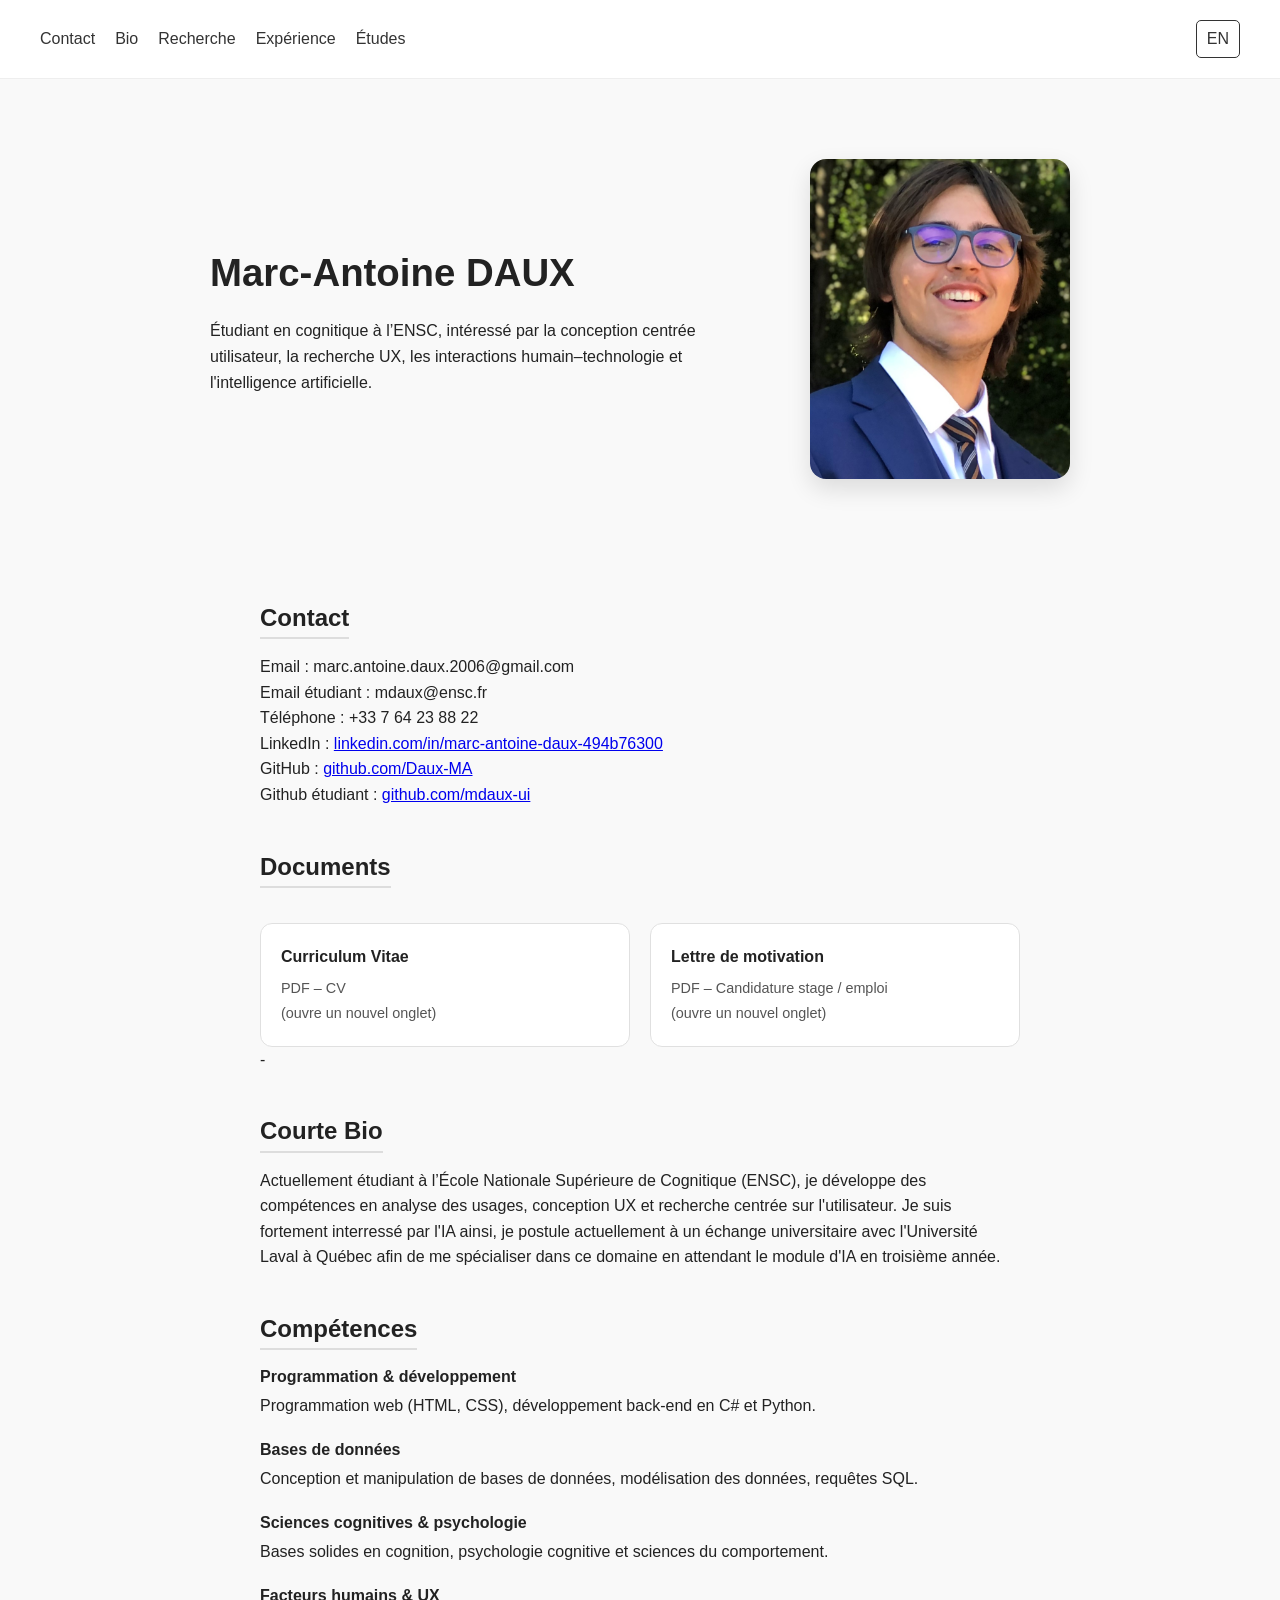
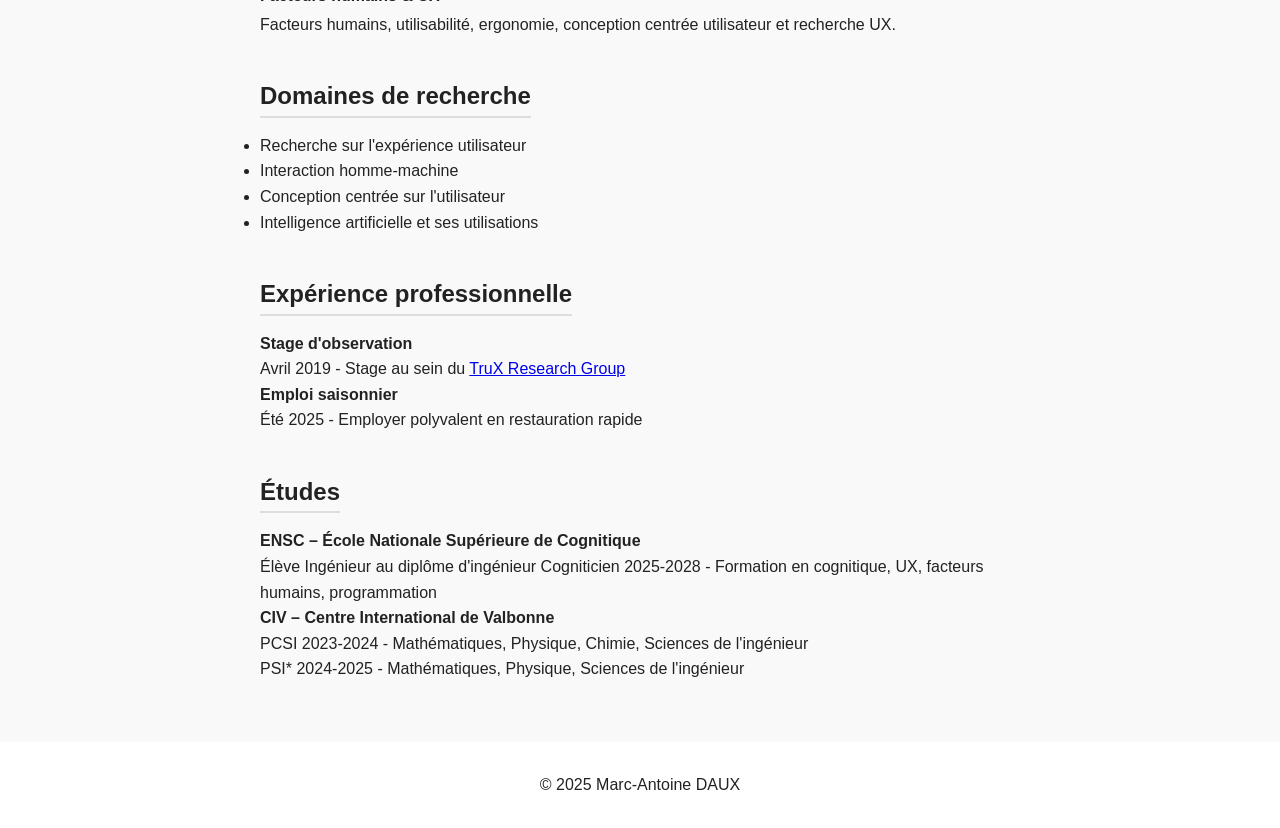
<file: index.html>
<!DOCTYPE html>
<html lang="fr">
<head>
  <meta charset="UTF-8">
  <meta name="viewport" content="width=device-width, initial-scale=1.0">
  <meta name="google-site-verification" content="vldyaTOftfHJi85oLCeze9oGCORKK0rewLSQLbE1sYQ" />
  <title>Marc-Antoine DAUX</title>
  <meta name="description" content="Marc-Antoine Daux – Étudiant en cognitique à l’ENSC, spécialisé en UX, recherche utilisateur, facteurs humains et intelligence artificielle.">
  <meta name="author" content="Marc-Antoine Daux">
  <link rel="stylesheet" href="style.css">
</head>
<body>

<header>
  <nav class="navbar">
    <ul class="nav-links">
      <li><a href="#contact">Contact</a></li>
      <li><a href="#bio">Bio</a></li>
      <li><a href="#research">Recherche</a></li>
      <li><a href="#experience">Expérience</a></li>
      <li><a href="#education">Études</a></li>
    </ul>
    <a class="lang-btn" href="index-en.html">EN</a>
  </nav>
</header>

<main>

<section class="hero">
  <div class="hero-text">
    <h1>Marc-Antoine DAUX</h1>
    <p class="intro">
      Étudiant en cognitique à l’ENSC, intéressé par la conception centrée utilisateur,
      la recherche UX, les interactions humain–technologie et l'intelligence artificielle.
    </p>
  </div>

  <div class="photo-frame">
    <img src="assets/photo.jpg" alt="Photo de profil">
  </div>
</section>


  <section id="contact">
    <h2>Contact</h2>
    <p>Email : marc.antoine.daux.2006@gmail.com</p>
    <p>Email étudiant : mdaux@ensc.fr</p>
    <p>Téléphone : +33 7 64 23 88 22</p>
    <p>LinkedIn : <a target="_blank"  href="http://www.linkedin.com/in/marc-antoine-daux-494b76300/">linkedin.com/in/marc-antoine-daux-494b76300</a></p>
    <p>GitHub : <a target="_blank"  href="https://github.com/Daux-MA">github.com/Daux-MA</a></p>
    <p>Github étudiant : <a target="_blank"  href="https://github.com/mdaux-ui">github.com/mdaux-ui</a></p>
  </section>

  <section id="documents">
    <h2>Documents</h2>

    <div class="documents">
      <a class="doc-card" href="assets/DAUX Marc-Antoine.pdf" target="_blank">
        <span class="doc-title">Curriculum Vitae</span>
        <span class="doc-desc">PDF – CV <br>(ouvre un nouvel onglet)</span>
      </a>

      <a class="doc-card" href="assets/Lettre_Motivation_Marc-Antoine_DAUX.pdf" target="_blank">
        <span class="doc-title">Lettre de motivation</span>
        <span class="doc-desc">PDF – Candidature stage / emploi <br>(ouvre un nouvel onglet)</span>
      </a>
    </div>-
  </section>

  <section id="bio">
    <h2>Courte Bio</h2>
    <p>
      Actuellement étudiant à l’École Nationale Supérieure de Cognitique (ENSC),
      je développe des compétences en analyse des usages, conception UX
      et recherche centrée sur l'utilisateur. Je suis fortement interressé par l'IA 
      ainsi, je postule actuellement à un échange universitaire avec l'Université Laval à Québec 
      afin de me spécialiser dans ce domaine en attendant le module d'IA en troisième année.
    </p>
  </section>

  <section id="skills">
    <h2>Compétences</h2>

    <ul class="skills-list">
      <li>
        <strong>Programmation & développement</strong><br>
        Programmation web (HTML, CSS), développement back-end
        en C# et Python.
      </li>

      <li>
        <strong>Bases de données</strong><br>
        Conception et manipulation de bases de données, modélisation des données,
        requêtes SQL.
      </li>

      <li>
        <strong>Sciences cognitives & psychologie</strong><br>
        Bases solides en cognition, psychologie cognitive et sciences du comportement.
      </li>

      <li>
        <strong>Facteurs humains & UX</strong><br>
        Facteurs humains, utilisabilité, ergonomie, conception centrée utilisateur
        et recherche UX.
      </li>
    </ul>
  </section>


  <section id="research">
    <h2>Domaines de recherche</h2>
    <ul>
      <li>Recherche sur l'expérience utilisateur</li>
      <li>Interaction homme-machine</li>
      <li>Conception centrée sur l'utilisateur</li>
      <li>Intelligence artificielle et ses utilisations</li>
    </ul>
  </section>

  <section id="experience">
    <h2>Expérience professionnelle</h2>
    <p>
      <strong>Stage d'observation</strong><br>
      Avril 2019 - Stage au sein du <a target="_blank" href="https://wwwen.uni.lu/snt/research/trux">TruX Research Group</a><br>
    </p>
    <p>
      <strong>Emploi saisonnier</strong><br>
      Été 2025 - Employer polyvalent en restauration rapide<br>
    </p>
  </section>

  <section id="education">
    <h2>Études </h2>
    <p>
      <strong>ENSC – École Nationale Supérieure de Cognitique</strong><br>
      Élève Ingénieur au diplôme d'ingénieur Cogniticien 2025-2028 - Formation en cognitique, UX, facteurs humains, programmation 
    </p>
    <p>
      <strong>CIV – Centre International de Valbonne</strong><br>
      PCSI 2023-2024 - Mathématiques, Physique, Chimie, Sciences de l'ingénieur<br>
      PSI* 2024-2025 - Mathématiques, Physique, Sciences de l'ingénieur 
    </p>
  </section>

</main>

<footer>
  <p>© 2025 Marc-Antoine DAUX</p>
</footer>

</body>
</html>
</file>
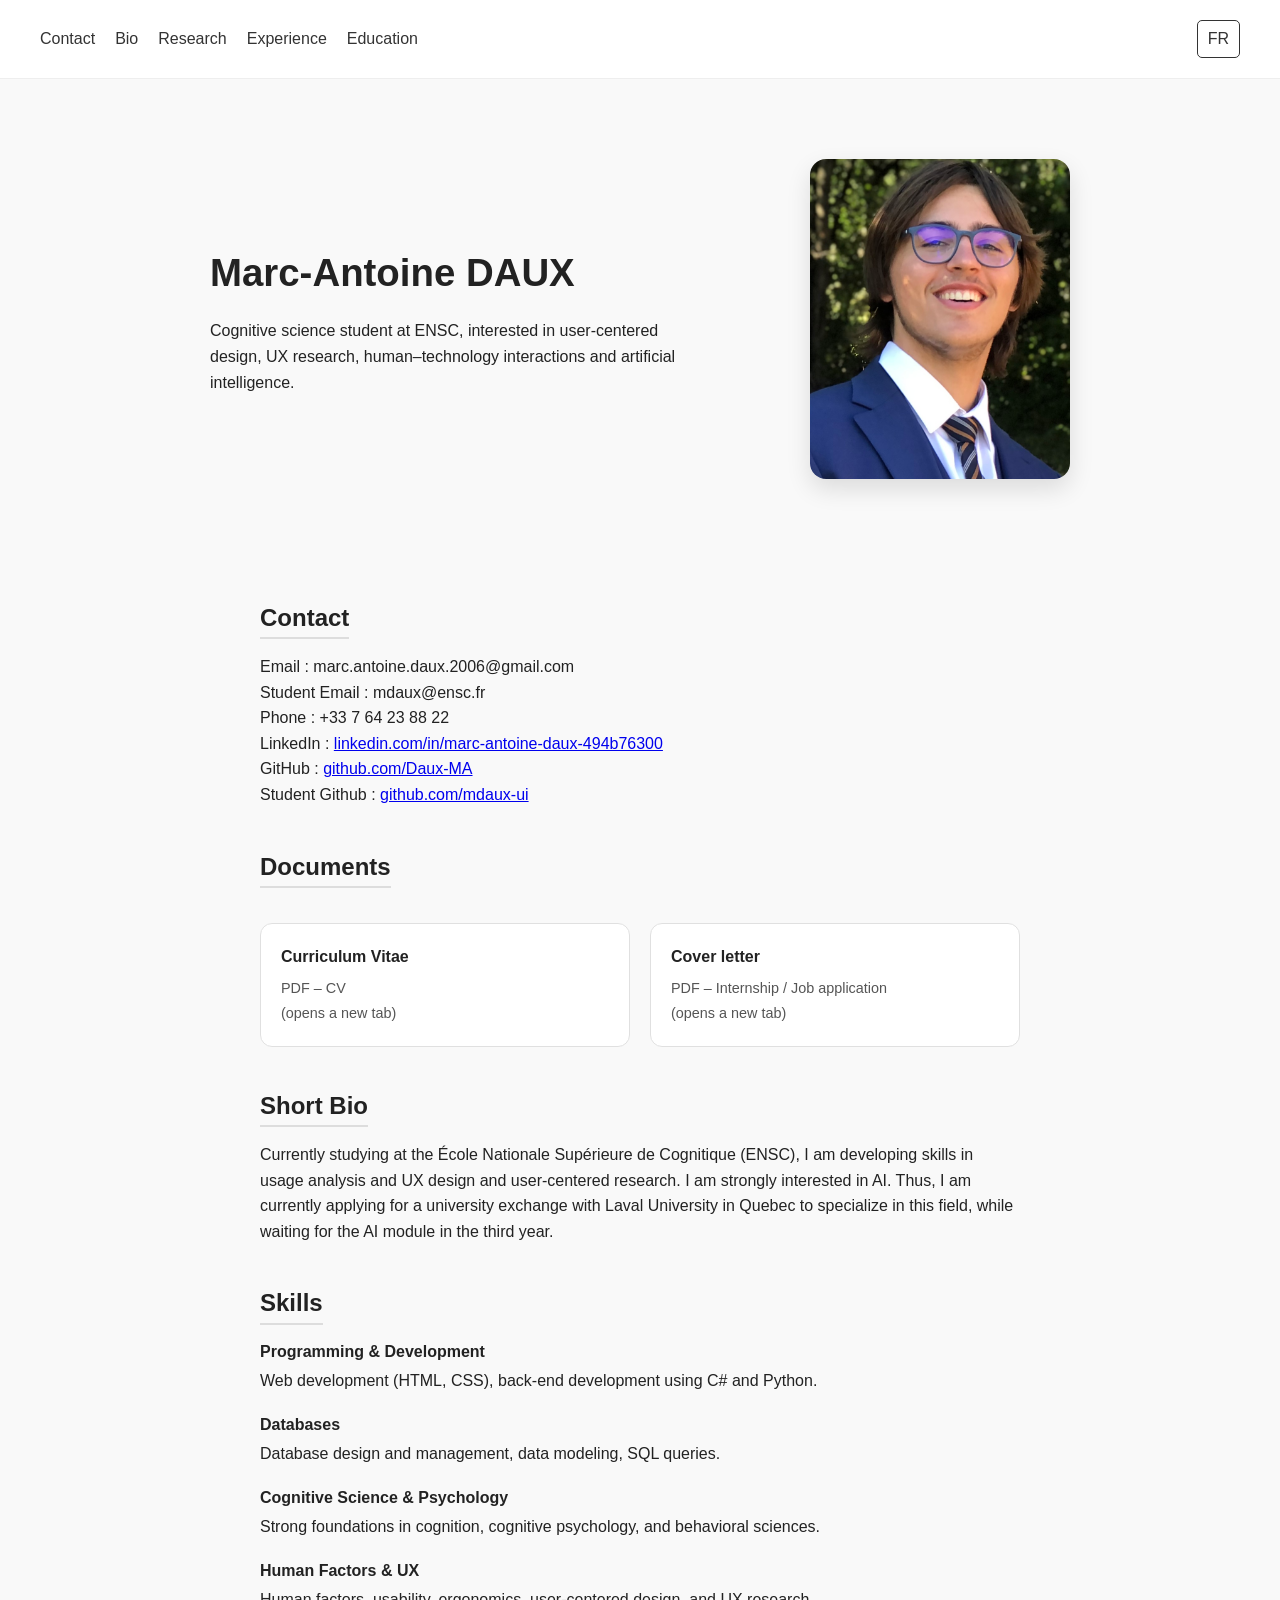
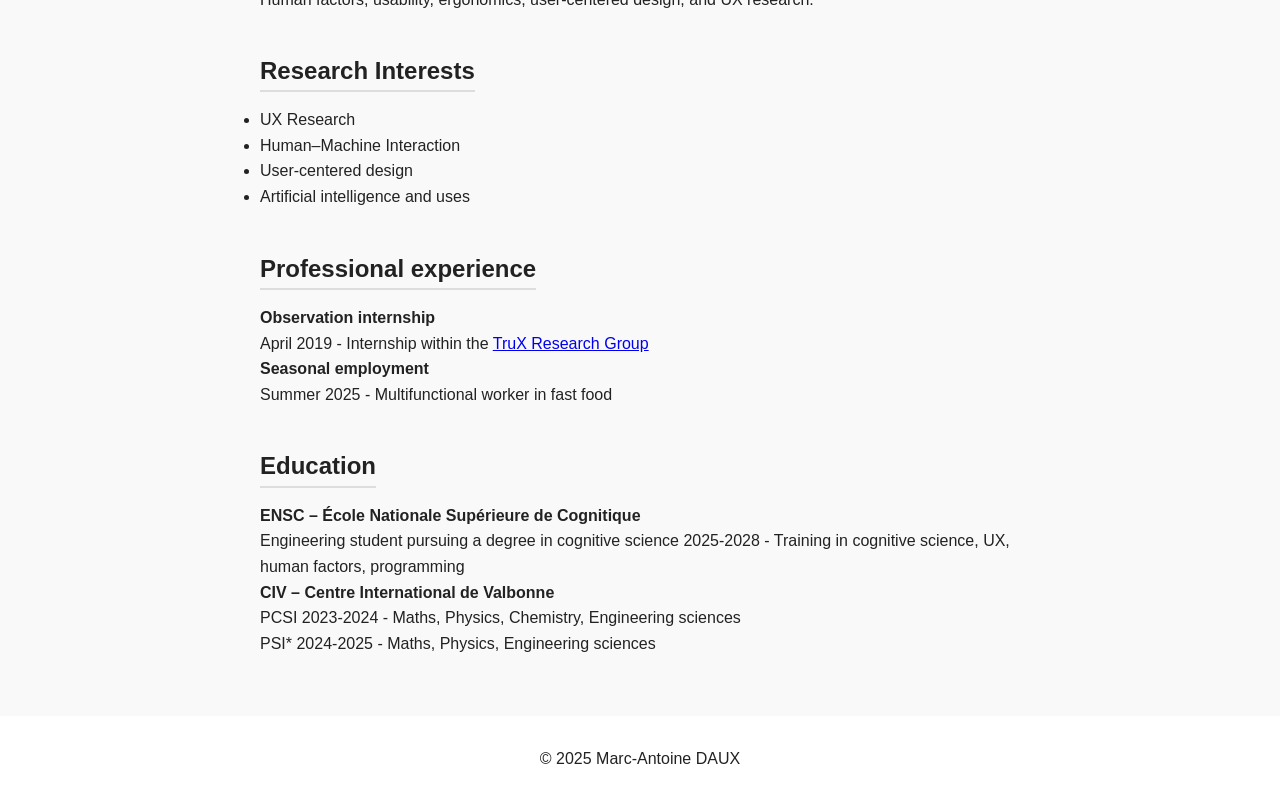
<file: index-en.html>
<!DOCTYPE html>
<html lang="fr">
<head>
  <meta charset="UTF-8">
  <meta name="viewport" content="width=device-width, initial-scale=1.0">
  <title>Marc-Antoine DAUX</title>
  <meta name="description" content="Marc-Antoine Daux – Étudiant en cognitique à l’ENSC, spécialisé en UX, recherche utilisateur, facteurs humains et intelligence artificielle.">
  <meta name="author" content="Marc-Antoine Daux">
  <meta name="google-site-verification" content="vldyaTOftfHJi85oLCeze9oGCORKK0rewLSQLbE1sYQ" />
  <link rel="stylesheet" href="style.css">
</head>
<body>

<header>
  <nav class="navbar">
    <ul class="nav-links">
      <li><a href="#contact">Contact</a></li>
      <li><a href="#bio">Bio</a></li>
      <li><a href="#research">Research</a></li>
      <li><a href="#experience">Experience</a></li>
      <li><a href="#education">Education</a></li>
    </ul>
    <a class="lang-btn" href="index.html">FR</a>
  </nav>
</header>

<main>

<section class="hero">
  <div class="hero-text">
    <h1>Marc-Antoine DAUX</h1>
    <p class="intro">
      Cognitive science student at ENSC, interested in user-centered design,
      UX research, human–technology interactions and artificial intelligence.
    </p>
  </div>

  <div class="photo-frame">
    <img src="assets/photo.jpg" alt="Photo de profil">
  </div>
</section>


  <section id="contact">
    <h2>Contact</h2>
    <p>Email : marc.antoine.daux.2006@gmail.com</p>
    <p>Student Email : mdaux@ensc.fr</p>
    <p>Phone : +33 7 64 23 88 22</p>
    <p>LinkedIn : <a target="_blank"  href="http://www.linkedin.com/in/marc-antoine-daux-494b76300/">linkedin.com/in/marc-antoine-daux-494b76300</a></p>
    <p>GitHub : <a target="_blank"  href="https://github.com/Daux-MA">github.com/Daux-MA</a></p>
    <p>Student Github : <a target="_blank"  href="https://github.com/mdaux-ui">github.com/mdaux-ui</a></p>
  </section>

  <section id="documents">
    <h2>Documents</h2>

    <div class="documents">
      <a class="doc-card" href="assets/CV_Marc-Antoine_DAUX.pdf" target="_blank">
        <span class="doc-title">Curriculum Vitae</span>
        <span class="doc-desc">PDF – CV <br>(opens a new tab)</span>
      </a>

      <a class="doc-card" href="assets/Lettre_Motivation_EN_Marc-Antoine_DAUX.pdf" target="_blank">
        <span class="doc-title">Cover letter</span>
        <span class="doc-desc">PDF – Internship / Job application <br>(opens a new tab)</span>
      </a>
    </div>
  </section>

  <section id="bio">
    <h2>Short Bio</h2>
    <p>
      Currently studying at the École Nationale Supérieure de Cognitique (ENSC),
      I am developing skills in usage analysis and UX design
      and user-centered research. I am strongly interested in AI. Thus, I am 
      currently applying for a university exchange with Laval University in Quebec 
      to specialize in this field, while waiting for the AI module in the third year.
    </p>
  </section>
  
  <section id="skills">
    <h2>Skills</h2>
      <ul class="skills-list">
        <li>
          <strong>Programming & Development</strong><br>
          Web development (HTML, CSS), back-end development
          using C# and Python.
        </li>

        <li>
          <strong>Databases</strong><br>
          Database design and management, data modeling,
          SQL queries.
        </li>

        <li>
          <strong>Cognitive Science & Psychology</strong><br>
          Strong foundations in cognition, cognitive psychology, and behavioral sciences.
        </li>

        <li>
          <strong>Human Factors & UX</strong><br>
          Human factors, usability, ergonomics, user-centered design,
          and UX research.
        </li>
      </ul>
  </section>

  <section id="research">
    <h2>Research Interests</h2>
    <ul>
      <li>UX Research</li>
      <li>Human–Machine Interaction</li>
      <li>User-centered design</li>
      <li>Artificial intelligence and uses</li>
    </ul>
  </section>

  <section id="experience">
    <h2>Professional experience</h2>
    <p>
      <strong>Observation internship</strong><br>
      April 2019 - Internship within the <a target="_blank" href="https://wwwen.uni.lu/snt/research/trux">TruX Research Group</a><br>
    </p>
    <p>
      <strong>Seasonal employment</strong><br>
      Summer 2025 - Multifunctional worker in fast food<br>
    </p>
  </section>

  <section id="education">
    <h2>Education</h2>
    <p>
      <strong>ENSC – École Nationale Supérieure de Cognitique</strong><br>
      Engineering student pursuing a degree in cognitive science 2025-2028 - Training in cognitive science, UX, human factors, programming    </p>
    <p>
      <strong>CIV – Centre International de Valbonne</strong><br>
      PCSI 2023-2024 - Maths, Physics, Chemistry, Engineering sciences<br>
      PSI* 2024-2025 - Maths, Physics, Engineering sciences 
    </p>
  </section>

</main>

<footer>
  <p>© 2025 Marc-Antoine DAUX</p>
</footer>

</body>
</html>
</file>
<file: style.css>
* {
  margin: 0;
  padding: 0;
  box-sizing: border-box;
  font-family: "Segoe UI", sans-serif;
}

html {
  scroll-behavior: smooth;
}

body {
  background: #f9f9f9;
  color: #222;
  line-height: 1.6;
}

.navbar {
  display: flex;
  flex-direction: row;
  justify-content: space-between;
  padding: 20px 40px;
  background: white;
  position: sticky;
  top: 0;
  border-bottom: 1px solid #eee;
}

.nav-links {
  list-style: none;
  display: flex;
  flex-direction: row;
  gap: 20px;
  align-items: center;
}


.nav-links a {
  text-decoration: none;
  color: #333;
  font-weight: 400;
  position: relative;
  transition: font-weight 0.2s ease;
}

.nav-links a:hover {
  font-weight: 600;
}


.lang-btn {
  text-decoration: none;
  border: 1px solid #333;
  padding: 5px 10px;
  border-radius: 5px;
  color: #333;
}


.hero {
  display: flex;
  align-items: center;
  justify-content: space-between;
  gap: 40px;
  max-width: 900px;
  margin: 0 auto;
  padding: 80px 20px;
}

.hero-text {
  flex: 1;
}

.hero-image {
  flex: 0 0 auto;
}

.hero-text h1 {
  font-size: 2.4rem;
  margin-bottom: 15px;
}

.intro {
  max-width: 500px;
}

.photo-frame {
  width: 260px;
  height: 320px;
  border-radius: 16px;
  overflow: hidden;
  box-shadow: 0 10px 25px rgba(0, 0, 0, 0.12);
}

.photo-frame img {
  width: 100%;
  height: 100%;
  object-fit: cover;
}


section {
  max-width: 800px;
  margin: 40px auto;
  padding: 0 20px;
}

section {
  transition: transform 0.2s ease;
}

section:hover {
  transform: translateY(-2px);
}


h2 {
  margin-bottom: 15px;
  border-bottom: 2px solid #ddd;
  display: inline-block;
}
.documents {
  display: flex;
  gap: 20px;
  flex-wrap: wrap;
  margin-top: 20px;
}

.doc-card {
  flex: 1 1 250px;
  padding: 20px;
  border-radius: 12px;
  background: white;
  text-decoration: none;
  color: #222;
  border: 1px solid #e0e0e0;
  transition: transform 0.2s ease, box-shadow 0.2s ease;
}

.doc-card:hover {
  transform: translateY(-4px);
  box-shadow: 0 10px 25px rgba(0, 0, 0, 0.1);
}

.doc-title {
  display: block;
  font-weight: 600;
  margin-bottom: 5px;
}

.skills-list {
  list-style: none;
  padding-left: 0;
}

.skills-list li {
  margin-bottom: 20px;
  line-height: 1.5;
}

.skills-list strong {
  display: inline-block;
  margin-bottom: 5px;
}

.doc-desc {
  font-size: 0.9rem;
  color: #555;
}


footer {
  text-align: center;
  padding: 30px;
  background: white;
  margin-top: 60px;
}

@keyframes fadeUp {
  from {
    opacity: 0;
    transform: translateY(15px);
  }
  to {
    opacity: 1;
    transform: translateY(0);
  }
}

.hero,section {
  animation: fadeUp 0.6s ease forwards;
}

@media (max-width: 768px) {

  .navbar {
    flex-direction: row;
    flex-wrap: wrap;
    justify-content: center;
    gap: 15px;
  }

  .nav-links {
  display: flex;
  flex-direction: row;
  flex-wrap: wrap;
  justify-content: center;
  gap: 15px;
}

  .hero {
    flex-direction: column-reverse;
    text-align: center;
  }

  .intro {
    max-width: 100%;
  }

  h1 {
    font-size: 1.8rem;
  }

  h2 {
    font-size: 1.3rem;
  }

  .profile-pic {
    width: 110px;
    height: 110px;
  }

  section {
    margin: 30px auto;
  }
  
  .photo-frame {
    width: 200px;
    height: 260px;
    margin-bottom: 20px;
  }
  .documents {
    flex-direction: column;
  }

}
</file>
